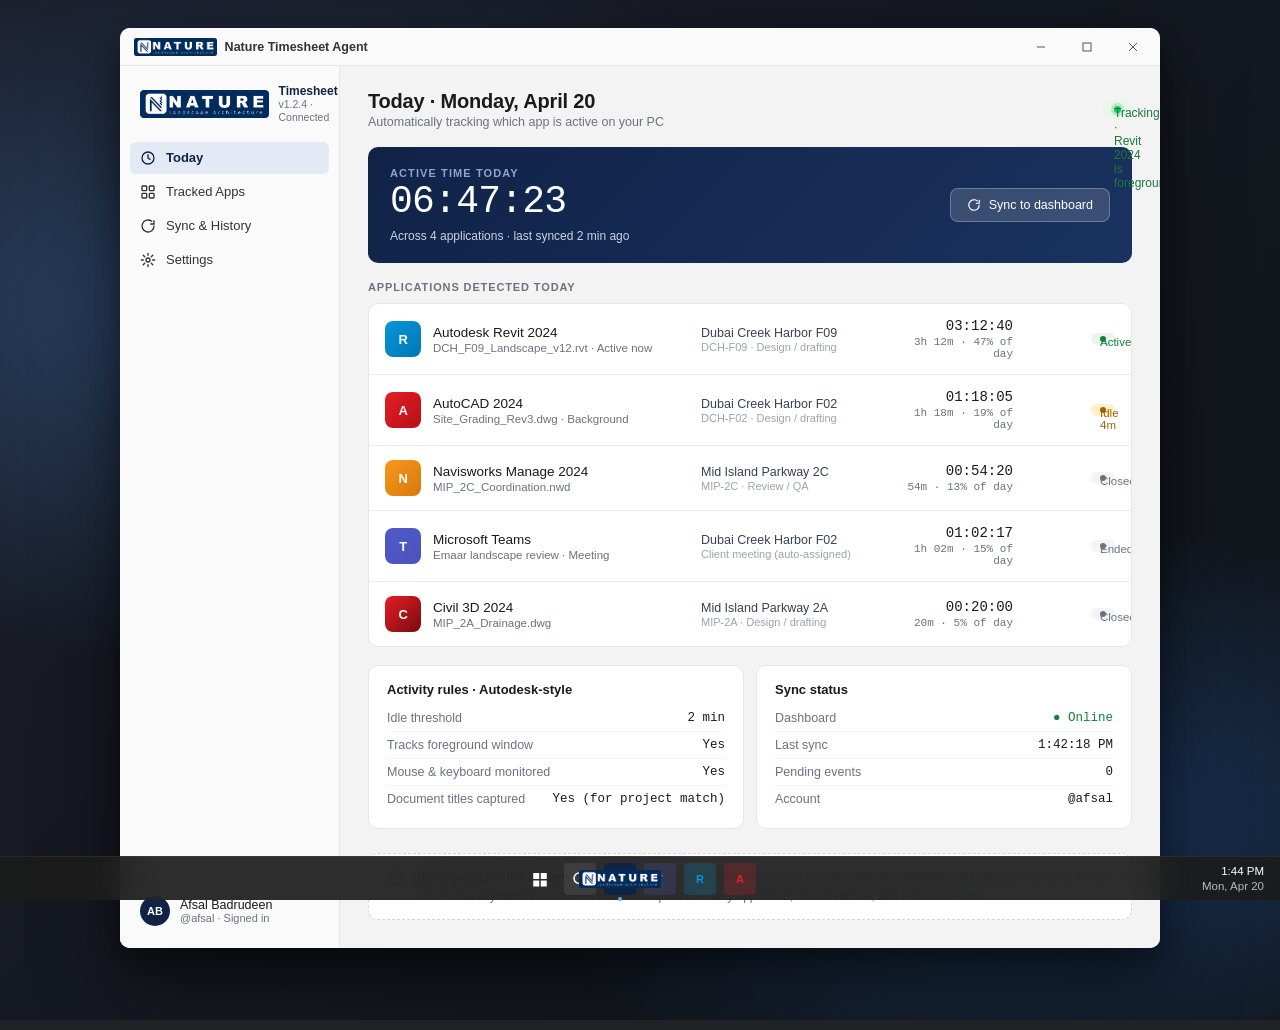
<file: agent.html>
<!doctype html>
<html lang="en">
<head>
<meta charset="utf-8"/>
<meta name="viewport" content="width=1200"/>
<title>Nature Timesheet Agent — Windows</title>
<link rel="stylesheet" href="agent.css"/>
</head>
<body>

<div class="win-desktop">
  <div class="win-window" id="agent-window">

    <!-- Windows titlebar -->
    <div class="win-titlebar">
      <div class="win-title">
        <img src="assets/nature-logo.png" alt=""/>
        Nature Timesheet Agent
      </div>
      <div class="win-buttons">
        <button class="win-btn" title="Minimize">
          <svg width="12" height="12" viewBox="0 0 12 12" fill="none"><path d="M2 6h8" stroke="currentColor" strokeWidth="1"/></svg>
        </button>
        <button class="win-btn" title="Maximize">
          <svg width="12" height="12" viewBox="0 0 12 12" fill="none"><rect x="2" y="2" width="8" height="8" stroke="currentColor" strokeWidth="1" fill="none"/></svg>
        </button>
        <button class="win-btn close" title="Close">
          <svg width="12" height="12" viewBox="0 0 12 12" fill="none"><path d="M2 2l8 8M10 2l-8 8" stroke="currentColor" strokeWidth="1.2"/></svg>
        </button>
      </div>
    </div>

    <div class="agent-layout">

      <!-- Left nav -->
      <nav class="agent-nav">
        <div class="agent-brand">
          <img src="assets/nature-logo.png" alt=""/>
          <div class="txt">Timesheet<span>v1.2.4 · Connected</span></div>
        </div>

        <button class="agent-nav-item active" data-tab="today">
          <svg width="16" height="16" viewBox="0 0 24 24" fill="none" stroke="currentColor" stroke-width="2" stroke-linecap="round"><circle cx="12" cy="12" r="9"/><path d="M12 7v5l3 2"/></svg>
          Today
        </button>
        <button class="agent-nav-item" data-tab="apps">
          <svg width="16" height="16" viewBox="0 0 24 24" fill="none" stroke="currentColor" stroke-width="2" stroke-linecap="round"><rect x="3" y="3" width="7" height="7" rx="1"/><rect x="14" y="3" width="7" height="7" rx="1"/><rect x="3" y="14" width="7" height="7" rx="1"/><rect x="14" y="14" width="7" height="7" rx="1"/></svg>
          Tracked Apps
        </button>
        <button class="agent-nav-item" data-tab="sync">
          <svg width="16" height="16" viewBox="0 0 24 24" fill="none" stroke="currentColor" stroke-width="2" stroke-linecap="round"><path d="M21 12a9 9 0 1 1-3.5-7.1"/><path d="M21 4v5h-5"/></svg>
          Sync &amp; History
        </button>
        <button class="agent-nav-item" data-tab="settings">
          <svg width="16" height="16" viewBox="0 0 24 24" fill="none" stroke="currentColor" stroke-width="2" stroke-linecap="round"><circle cx="12" cy="12" r="3"/><path d="M12 2v3M12 19v3M4.93 4.93l2.12 2.12M16.95 16.95l2.12 2.12M2 12h3M19 12h3M4.93 19.07l2.12-2.12M16.95 7.05l2.12-2.12"/></svg>
          Settings
        </button>

        <div class="agent-auth">
          <div class="av">AB</div>
          <div>
            <div class="n">Afsal Badrudeen</div>
            <div class="r">@afsal · Signed in</div>
          </div>
        </div>
      </nav>

      <!-- Main -->
      <main class="agent-main">

        <!-- TODAY TAB -->
        <section class="tab-panel" data-panel="today">
          <div class="agent-header">
            <div>
              <h1>Today · Monday, April 20</h1>
              <div class="sub">Automatically tracking which app is active on your PC</div>
            </div>
            <span class="agent-status-pill"><span class="dot"/>Tracking · Revit 2024 is foreground</span>
          </div>

          <div class="today-card">
            <div>
              <div class="lbl">Active time today</div>
              <div class="val" id="today-total">06:47:22</div>
              <div class="sub">Across 4 applications · last synced 2 min ago</div>
            </div>
            <button class="sync-btn" id="sync-btn">
              <svg width="14" height="14" viewBox="0 0 24 24" fill="none" stroke="currentColor" stroke-width="2" stroke-linecap="round"><path d="M21 12a9 9 0 1 1-3.5-7.1"/><path d="M21 4v5h-5"/></svg>
              Sync to dashboard
            </button>
          </div>

          <div class="section-label">Applications detected today</div>

          <div class="app-list">
            <div class="app-row">
              <div class="app-icon revit">R</div>
              <div>
                <div class="app-name">Autodesk Revit 2024</div>
                <div class="app-sub">DCH_F09_Landscape_v12.rvt · Active now</div>
              </div>
              <div class="app-project">
                Dubai Creek Harbor F09
                <div class="p-sub">DCH-F09 · Design / drafting</div>
              </div>
              <div class="app-hours">
                03:12:40
                <div class="sub">3h 12m · 47% of day</div>
              </div>
              <span class="app-status active"><span class="d"/>Active</span>
            </div>

            <div class="app-row">
              <div class="app-icon autocad">A</div>
              <div>
                <div class="app-name">AutoCAD 2024</div>
                <div class="app-sub">Site_Grading_Rev3.dwg · Background</div>
              </div>
              <div class="app-project">
                Dubai Creek Harbor F02
                <div class="p-sub">DCH-F02 · Design / drafting</div>
              </div>
              <div class="app-hours">
                01:18:05
                <div class="sub">1h 18m · 19% of day</div>
              </div>
              <span class="app-status idle"><span class="d"/>Idle 4m</span>
            </div>

            <div class="app-row">
              <div class="app-icon navis">N</div>
              <div>
                <div class="app-name">Navisworks Manage 2024</div>
                <div class="app-sub">MIP_2C_Coordination.nwd</div>
              </div>
              <div class="app-project">
                Mid Island Parkway 2C
                <div class="p-sub">MIP-2C · Review / QA</div>
              </div>
              <div class="app-hours">
                00:54:20
                <div class="sub">54m · 13% of day</div>
              </div>
              <span class="app-status closed"><span class="d"/>Closed</span>
            </div>

            <div class="app-row">
              <div class="app-icon teams">T</div>
              <div>
                <div class="app-name">Microsoft Teams</div>
                <div class="app-sub">Emaar landscape review · Meeting</div>
              </div>
              <div class="app-project">
                Dubai Creek Harbor F02
                <div class="p-sub">Client meeting (auto-assigned)</div>
              </div>
              <div class="app-hours">
                01:02:17
                <div class="sub">1h 02m · 15% of day</div>
              </div>
              <span class="app-status closed"><span class="d"/>Ended</span>
            </div>

            <div class="app-row">
              <div class="app-icon civil3d">C</div>
              <div>
                <div class="app-name">Civil 3D 2024</div>
                <div class="app-sub">MIP_2A_Drainage.dwg</div>
              </div>
              <div class="app-project">
                Mid Island Parkway 2A
                <div class="p-sub">MIP-2A · Design / drafting</div>
              </div>
              <div class="app-hours">
                00:20:00
                <div class="sub">20m · 5% of day</div>
              </div>
              <span class="app-status closed"><span class="d"/>Closed</span>
            </div>
          </div>

          <div class="info-grid">
            <div class="info-card">
              <h3>Activity rules · Autodesk-style</h3>
              <div class="kv"><span class="k">Idle threshold</span><span class="v">2 min</span></div>
              <div class="kv"><span class="k">Tracks foreground window</span><span class="v">Yes</span></div>
              <div class="kv"><span class="k">Mouse &amp; keyboard monitored</span><span class="v">Yes</span></div>
              <div class="kv"><span class="k">Document titles captured</span><span class="v">Yes (for project match)</span></div>
            </div>
            <div class="info-card">
              <h3>Sync status</h3>
              <div class="kv"><span class="k">Dashboard</span><span class="v" style="color:#15803d;">● Online</span></div>
              <div class="kv"><span class="k">Last sync</span><span class="v">1:42:18 PM</span></div>
              <div class="kv"><span class="k">Pending events</span><span class="v">0</span></div>
              <div class="kv"><span class="k">Account</span><span class="v">@afsal</span></div>
            </div>
          </div>

          <div class="tray-note">
            <svg width="18" height="18" viewBox="0 0 24 24" fill="none" stroke="#6b7280" stroke-width="2" stroke-linecap="round" style="flex-shrink:0;margin-top:1px;"><circle cx="12" cy="12" r="9"/><path d="M12 8v4M12 16h.01"/></svg>
            <div><b>Runs quietly in the system tray.</b> The agent starts with Windows, tracks only the apps you approve, and pauses when your PC is locked. No keystrokes or screen content is captured — only app name, document title, and focus/idle state.</div>
          </div>
        </section>

        <!-- APPS TAB -->
        <section class="tab-panel" data-panel="apps" style="display:none;">
          <div class="agent-header">
            <div>
              <h1>Tracked applications</h1>
              <div class="sub">Control which apps count toward your timesheet</div>
            </div>
          </div>

          <div class="app-list">
            <div class="toggle-row" style="padding:14px 16px;">
              <div>
                <div class="tlabel">Autodesk Revit (2020 – 2025)</div>
                <div class="tsub">Includes Revit LT · Document title used for project matching</div>
              </div>
              <div class="sw on"></div>
            </div>
            <div class="toggle-row" style="padding:14px 16px; border-top:1px solid #ececec;">
              <div>
                <div class="tlabel">AutoCAD / AutoCAD LT</div>
                <div class="tsub">Includes Architecture and Mechanical toolsets</div>
              </div>
              <div class="sw on"></div>
            </div>
            <div class="toggle-row" style="padding:14px 16px; border-top:1px solid #ececec;">
              <div>
                <div class="tlabel">Navisworks Manage / Freedom</div>
                <div class="tsub">Coordination and clash review</div>
              </div>
              <div class="sw on"></div>
            </div>
            <div class="toggle-row" style="padding:14px 16px; border-top:1px solid #ececec;">
              <div>
                <div class="tlabel">Civil 3D / InfraWorks</div>
                <div class="tsub">Civil engineering toolsets</div>
              </div>
              <div class="sw on"></div>
            </div>
            <div class="toggle-row" style="padding:14px 16px; border-top:1px solid #ececec;">
              <div>
                <div class="tlabel">3ds Max / Maya</div>
                <div class="tsub">Visualization and rendering</div>
              </div>
              <div class="sw on"></div>
            </div>
            <div class="toggle-row" style="padding:14px 16px; border-top:1px solid #ececec;">
              <div>
                <div class="tlabel">Microsoft Teams</div>
                <div class="tsub">Meeting time auto-logs as "Client meeting"</div>
              </div>
              <div class="sw on"></div>
            </div>
            <div class="toggle-row" style="padding:14px 16px; border-top:1px solid #ececec;">
              <div>
                <div class="tlabel">Microsoft Outlook</div>
                <div class="tsub">Email and calendar — off by default</div>
              </div>
              <div class="sw"></div>
            </div>
            <div class="toggle-row" style="padding:14px 16px; border-top:1px solid #ececec;">
              <div>
                <div class="tlabel">Word / Excel / PowerPoint</div>
                <div class="tsub">Documents, reports, specs</div>
              </div>
              <div class="sw on"></div>
            </div>
            <div class="toggle-row" style="padding:14px 16px; border-top:1px solid #ececec;">
              <div>
                <div class="tlabel">Browsers (Chrome / Edge)</div>
                <div class="tsub">Only logs tabs matching configured project domains</div>
              </div>
              <div class="sw"></div>
            </div>
          </div>

          <div class="tray-note">
            <svg width="18" height="18" viewBox="0 0 24 24" fill="none" stroke="#6b7280" stroke-width="2" stroke-linecap="round" style="flex-shrink:0;margin-top:1px;"><path d="M12 2l3 7h7l-5.5 4.5L18 21l-6-4-6 4 1.5-7.5L2 9h7z"/></svg>
            <div>Admin can add more tracked apps from the online dashboard → <b>Users &amp; access → App rules</b>.</div>
          </div>
        </section>

        <!-- SYNC TAB -->
        <section class="tab-panel" data-panel="sync" style="display:none;">
          <div class="agent-header">
            <div>
              <h1>Sync &amp; history</h1>
              <div class="sub">Connection to the online dashboard · past 7 days</div>
            </div>
            <span class="agent-status-pill"><span class="dot"/>Online</span>
          </div>

          <div class="info-grid">
            <div class="info-card">
              <h3>Connection</h3>
              <div class="kv"><span class="k">Dashboard URL</span><span class="v">timesheet.naturela.ae</span></div>
              <div class="kv"><span class="k">Account</span><span class="v">@afsal</span></div>
              <div class="kv"><span class="k">Machine</span><span class="v">NLA-WS-07</span></div>
              <div class="kv"><span class="k">Agent version</span><span class="v">1.2.4</span></div>
            </div>
            <div class="info-card">
              <h3>Sync queue</h3>
              <div class="kv"><span class="k">Last sync</span><span class="v">1:42:18 PM today</span></div>
              <div class="kv"><span class="k">Next scheduled</span><span class="v">2:00:00 PM</span></div>
              <div class="kv"><span class="k">Pending events</span><span class="v">0</span></div>
              <div class="kv"><span class="k">Offline buffer</span><span class="v">0 MB / 50 MB</span></div>
            </div>
          </div>

          <div class="section-label">Recent sync history</div>
          <div class="app-list">
            <div class="app-row" style="grid-template-columns: 8px 1fr 120px 100px;">
              <div style="width:8px;height:8px;border-radius:50%;background:#22c55e;"></div>
              <div><div class="app-name">Synced 38 events · 42.5 hrs week-to-date</div><div class="app-sub">Mon 1:42 PM · Revit, AutoCAD, Teams</div></div>
              <div class="app-project">Success</div>
              <div class="app-hours" style="text-align:right;">1:42 PM</div>
            </div>
            <div class="app-row" style="grid-template-columns: 8px 1fr 120px 100px;">
              <div style="width:8px;height:8px;border-radius:50%;background:#22c55e;"></div>
              <div><div class="app-name">Synced 24 events · 6h 12m morning session</div><div class="app-sub">Mon 12:00 PM</div></div>
              <div class="app-project">Success</div>
              <div class="app-hours" style="text-align:right;">12:00 PM</div>
            </div>
            <div class="app-row" style="grid-template-columns: 8px 1fr 120px 100px;">
              <div style="width:8px;height:8px;border-radius:50%;background:#22c55e;"></div>
              <div><div class="app-name">Synced 41 events · Friday daily total 7.5 hrs</div><div class="app-sub">Fri 6:04 PM</div></div>
              <div class="app-project">Success</div>
              <div class="app-hours" style="text-align:right;">Apr 17</div>
            </div>
            <div class="app-row" style="grid-template-columns: 8px 1fr 120px 100px;">
              <div style="width:8px;height:8px;border-radius:50%;background:#f59e0b;"></div>
              <div><div class="app-name">Buffered 12 events · network offline</div><div class="app-sub">Thu 2:22 PM — flushed automatically at 2:31 PM</div></div>
              <div class="app-project">Buffered → Synced</div>
              <div class="app-hours" style="text-align:right;">Apr 16</div>
            </div>
          </div>
        </section>

        <!-- SETTINGS TAB -->
        <section class="tab-panel" data-panel="settings" style="display:none;">
          <div class="agent-header">
            <div>
              <h1>Settings</h1>
              <div class="sub">Agent preferences on this PC</div>
            </div>
          </div>

          <div class="info-card" style="margin-bottom:12px;">
            <h3>Tracking</h3>
            <div class="toggle-row">
              <div>
                <div class="tlabel">Auto-start with Windows</div>
                <div class="tsub">Runs silently in the system tray on boot</div>
              </div>
              <div class="sw on"></div>
            </div>
            <div class="toggle-row">
              <div>
                <div class="tlabel">Pause when PC is locked</div>
                <div class="tsub">Timer stops the moment Win+L is pressed</div>
              </div>
              <div class="sw on"></div>
            </div>
            <div class="toggle-row">
              <div>
                <div class="tlabel">Idle detection (2 min threshold)</div>
                <div class="tsub">Same behavior as Revit's inactivity timer</div>
              </div>
              <div class="sw on"></div>
            </div>
            <div class="toggle-row">
              <div>
                <div class="tlabel">Capture document titles</div>
                <div class="tsub">Matches open files to projects automatically</div>
              </div>
              <div class="sw on"></div>
            </div>
          </div>

          <div class="info-card" style="margin-bottom:12px;">
            <h3>Privacy</h3>
            <div class="toggle-row">
              <div>
                <div class="tlabel">Capture keystrokes or screen content</div>
                <div class="tsub">Never. The agent cannot do this and never will.</div>
              </div>
              <div class="sw" style="opacity:0.4;pointer-events:none;"></div>
            </div>
            <div class="toggle-row">
              <div>
                <div class="tlabel">Daily summary email</div>
                <div class="tsub">Get a 6pm recap of your tracked time</div>
              </div>
              <div class="sw on"></div>
            </div>
          </div>

          <div class="info-card">
            <h3>About</h3>
            <div class="kv"><span class="k">Agent version</span><span class="v">1.2.4 (Apr 2026)</span></div>
            <div class="kv"><span class="k">Platform</span><span class="v">Windows 10 / 11 (x64)</span></div>
            <div class="kv"><span class="k">Installer size</span><span class="v">42 MB</span></div>
            <div class="kv"><span class="k">Auto-update channel</span><span class="v">Stable</span></div>
            <div class="kv"><span class="k">License</span><span class="v">NLA studio (seat 07 of 20)</span></div>
          </div>

          <div style="margin-top:16px; display:flex; gap:10px;">
            <button style="padding:9px 16px; border:1px solid #d1d5db; background:#fff; border-radius:7px; font-size:12.5px; cursor:pointer; font-family:inherit;">Check for updates</button>
            <button style="padding:9px 16px; border:1px solid #d1d5db; background:#fff; border-radius:7px; font-size:12.5px; cursor:pointer; font-family:inherit;">Open log folder</button>
            <button style="padding:9px 16px; border:1px solid #d1d5db; background:#fff; color:#b91c1c; border-radius:7px; font-size:12.5px; cursor:pointer; font-family:inherit;">Sign out</button>
          </div>
        </section>

      </main>
    </div>
  </div>
</div>

<!-- Mock Windows taskbar -->
<div class="win-taskbar">
  <div class="tb-icon" style="background:transparent;">
    <svg width="18" height="18" viewBox="0 0 24 24" fill="#fff"><path d="M3 4h8v8H3zM13 4h8v8h-8zM3 14h8v8H3zM13 14h8v8h-8z"/></svg>
  </div>
  <div class="tb-icon">
    <svg width="18" height="18" viewBox="0 0 24 24" fill="none" stroke="#fff" stroke-width="2" stroke-linecap="round"><circle cx="11" cy="11" r="7"/><path d="M20 20l-3.5-3.5"/></svg>
  </div>
  <div class="tb-icon nla" title="Nature Timesheet Agent">
    <img src="assets/nature-logo.png" style="height:18px;"/>
  </div>
  <div class="tb-icon" style="color:#5059c9;background:rgba(80,89,201,0.2);">T</div>
  <div class="tb-icon" style="color:#0696d7;background:rgba(6,150,215,0.2);">R</div>
  <div class="tb-icon" style="color:#e51e25;background:rgba(229,30,37,0.2);">A</div>
  <div class="tb-clock">
    <div>1:44 PM</div>
    <div style="color:#bbb;">Mon, Apr 20</div>
  </div>
</div>

<script>
// Tab switching
document.querySelectorAll('.agent-nav-item').forEach(btn => {
  btn.addEventListener('click', () => {
    document.querySelectorAll('.agent-nav-item').forEach(b => b.classList.remove('active'));
    btn.classList.add('active');
    const tab = btn.dataset.tab;
    document.querySelectorAll('.tab-panel').forEach(p => {
      p.style.display = p.dataset.panel === tab ? 'block' : 'none';
    });
  });
});

// Toggle switches
document.querySelectorAll('.sw').forEach(sw => {
  sw.addEventListener('click', () => {
    if (sw.style.opacity === '0.4') return;
    sw.classList.toggle('on');
  });
});

// Live ticking counter on "today" tab
let total = 6 * 3600 + 47 * 60 + 22;
const tEl = document.getElementById('today-total');
setInterval(() => {
  total++;
  const h = Math.floor(total / 3600);
  const m = Math.floor((total % 3600) / 60);
  const s = total % 60;
  tEl.textContent = `${String(h).padStart(2,'0')}:${String(m).padStart(2,'0')}:${String(s).padStart(2,'0')}`;
}, 1000);

// Sync button animation
document.getElementById('sync-btn').addEventListener('click', (e) => {
  const btn = e.currentTarget;
  const orig = btn.innerHTML;
  btn.innerHTML = '<span style="display:inline-block;animation:spin 0.8s linear infinite;">↻</span> Syncing...';
  setTimeout(() => { btn.innerHTML = '✓ Synced just now'; }, 900);
  setTimeout(() => { btn.innerHTML = orig; }, 2400);
});
</script>

<style>
@keyframes spin { to { transform: rotate(360deg); } }
</style>

</body>
</html>
</file>
<file: agent.css>
/* Windows desktop agent — styled as a real Windows 11 app window */

* { box-sizing: border-box; }
html, body {
  margin: 0; padding: 0;
  font-family: 'Segoe UI', 'Segoe UI Variable', -apple-system, sans-serif;
  background: #202225;
  min-height: 100vh;
  color: #1a1a1a;
  -webkit-font-smoothing: antialiased;
}

/* Fake Windows desktop wallpaper */
.win-desktop {
  min-height: 100vh;
  padding: 28px 28px 72px;
  background:
    radial-gradient(1200px 600px at 20% 30%, #2a4365 0%, transparent 60%),
    radial-gradient(900px 500px at 80% 80%, #1a365d 0%, transparent 60%),
    linear-gradient(135deg, #1a1d29 0%, #0f1419 100%);
  display: flex;
  align-items: flex-start;
  justify-content: center;
}

/* Window chrome */
.win-window {
  width: 1040px;
  max-width: 100%;
  background: #f3f3f3;
  border-radius: 10px;
  box-shadow:
    0 30px 80px rgba(0,0,0,0.5),
    0 12px 24px rgba(0,0,0,0.3);
  overflow: hidden;
}
.win-titlebar {
  display: flex;
  align-items: center;
  height: 38px;
  background: #fafafa;
  border-bottom: 1px solid #e6e6e6;
  padding: 0 4px 0 14px;
  -webkit-app-region: drag;
}
.win-title {
  display: flex;
  align-items: center;
  gap: 8px;
  font-size: 12.5px;
  font-weight: 600;
  color: #333;
  flex: 1;
}
.win-title img { height: 18px; }
.win-buttons { display: flex; }
.win-btn {
  width: 46px; height: 38px;
  display: flex; align-items: center; justify-content: center;
  cursor: pointer;
  border: 0;
  background: transparent;
  color: #555;
}
.win-btn:hover { background: #e6e6e6; }
.win-btn.close:hover { background: #e81123; color: #fff; }

/* Agent layout */
.agent-layout {
  display: grid;
  grid-template-columns: 220px 1fr;
  background: #f3f3f3;
  min-height: 560px;
}

.agent-nav {
  background: #fafafa;
  border-right: 1px solid #e6e6e6;
  padding: 14px 10px;
  display: flex;
  flex-direction: column;
  gap: 2px;
  min-height: 100%;
}
.agent-brand {
  display: flex;
  align-items: center;
  gap: 10px;
  padding: 4px 10px 16px;
}
.agent-brand img { height: 28px; }
.agent-brand .txt {
  font-size: 12px;
  font-weight: 600;
  line-height: 1.2;
  color: #102347;
}
.agent-brand .txt span {
  display: block;
  font-weight: 400;
  color: #6b7280;
  font-size: 10.5px;
}

.agent-nav-item {
  display: flex;
  align-items: center;
  gap: 10px;
  padding: 8px 10px;
  border-radius: 6px;
  font-size: 13px;
  color: #333;
  cursor: pointer;
  border: 0;
  background: transparent;
  text-align: left;
  font-family: inherit;
}
.agent-nav-item:hover { background: #ececec; }
.agent-nav-item.active {
  background: #e3eaf6;
  color: #102347;
  font-weight: 600;
}

.agent-main {
  padding: 24px 28px 28px;
  overflow-y: auto;
}

.agent-header {
  display: flex;
  align-items: center;
  justify-content: space-between;
  margin-bottom: 18px;
}
.agent-header h1 {
  margin: 0;
  font-size: 20px;
  font-weight: 600;
  letter-spacing: -0.01em;
  color: #1a1a1a;
}
.agent-header .sub {
  font-size: 12.5px;
  color: #6b7280;
  margin-top: 2px;
}

.agent-status-pill {
  display: inline-flex;
  align-items: center;
  gap: 8px;
  padding: 5px 11px;
  background: #e8f5ea;
  color: #1a7a3a;
  border-radius: 999px;
  font-size: 12px;
  font-weight: 500;
}
.agent-status-pill .dot {
  width: 7px; height: 7px; border-radius: 50%;
  background: #22c55e;
  box-shadow: 0 0 0 3px rgba(34, 197, 94, 0.25);
  animation: pulse 2s ease-in-out infinite;
}
@keyframes pulse {
  0%, 100% { transform: scale(1); }
  50% { transform: scale(1.3); opacity: 0.6; }
}

/* Today total card */
.today-card {
  background: linear-gradient(135deg, #102347 0%, #1a3260 100%);
  color: #fff;
  border-radius: 10px;
  padding: 20px 22px;
  display: grid;
  grid-template-columns: 1fr auto;
  gap: 20px;
  align-items: center;
  margin-bottom: 18px;
}
.today-card .lbl {
  font-size: 11px;
  letter-spacing: 0.1em;
  text-transform: uppercase;
  color: #8ea4cc;
  font-weight: 600;
  margin-bottom: 4px;
}
.today-card .val {
  font-family: 'Consolas', 'Cascadia Mono', monospace;
  font-size: 38px;
  font-weight: 500;
  letter-spacing: -0.02em;
  line-height: 1;
}
.today-card .sub {
  font-size: 12px;
  color: #c9d3e6;
  margin-top: 8px;
}
.today-card .sync-btn {
  background: rgba(255,255,255,0.15);
  color: #fff;
  border: 1px solid rgba(255,255,255,0.25);
  border-radius: 8px;
  padding: 9px 16px;
  font-size: 12.5px;
  font-weight: 500;
  cursor: pointer;
  display: inline-flex;
  align-items: center;
  gap: 8px;
  font-family: inherit;
}
.today-card .sync-btn:hover { background: rgba(255,255,255,0.22); }

/* App list */
.section-label {
  font-size: 11px;
  font-weight: 600;
  text-transform: uppercase;
  letter-spacing: 0.08em;
  color: #6b7280;
  margin: 18px 0 10px;
}

.app-list {
  background: #fff;
  border: 1px solid #e6e6e6;
  border-radius: 10px;
  overflow: hidden;
}
.app-row {
  display: grid;
  grid-template-columns: 36px minmax(0, 1fr) minmax(140px, 180px) 120px 90px;
  gap: 12px;
  align-items: center;
  padding: 14px 16px;
  border-top: 1px solid #ececec;
}
.app-row .app-name, .app-row .app-sub, .app-row .app-project, .app-row .p-sub {
  overflow: hidden; text-overflow: ellipsis; white-space: nowrap;
}
.app-row:first-child { border-top: 0; }
.app-row:hover { background: #fafbfc; }

.app-icon {
  width: 36px; height: 36px;
  border-radius: 8px;
  display: flex; align-items: center; justify-content: center;
  font-weight: 700;
  font-size: 13px;
  color: #fff;
  letter-spacing: -0.02em;
}
.app-icon.revit { background: linear-gradient(135deg, #0696d7 0%, #0077b5 100%); }
.app-icon.autocad { background: linear-gradient(135deg, #e51e25 0%, #b81016 100%); }
.app-icon.navis { background: linear-gradient(135deg, #f7981d 0%, #d8780a 100%); }
.app-icon.teams { background: linear-gradient(135deg, #5059c9 0%, #4b53bc 100%); }
.app-icon.civil3d { background: linear-gradient(135deg, #e51e25 0%, #7a0a0e 100%); }
.app-icon.office { background: linear-gradient(135deg, #d93025 0%, #a6261c 100%); }

.app-name { font-size: 13.5px; font-weight: 500; color: #1a1a1a; }
.app-sub { font-size: 11.5px; color: #6b7280; margin-top: 2px; }

.app-project { font-size: 12.5px; color: #374151; }
.app-project .p-sub { font-size: 11px; color: #9ca3af; margin-top: 1px; }

.app-hours {
  font-family: 'Consolas', 'Cascadia Mono', monospace;
  font-size: 14px;
  font-weight: 500;
  color: #1a1a1a;
  text-align: right;
}
.app-hours .sub {
  font-size: 11px;
  color: #6b7280;
  margin-top: 2px;
  font-family: inherit;
  font-weight: 400;
}

.app-status {
  display: inline-flex;
  align-items: center;
  gap: 6px;
  padding: 3px 9px;
  border-radius: 999px;
  font-size: 11.5px;
  font-weight: 500;
  justify-self: end;
}
.app-status.active { background: #e8f5ea; color: #15803d; }
.app-status.idle { background: #fef3c7; color: #a16207; }
.app-status.closed { background: #f3f4f6; color: #6b7280; }
.app-status .d {
  width: 6px; height: 6px; border-radius: 50%;
  background: currentColor;
}

/* Sync/settings rows */
.info-grid {
  display: grid;
  grid-template-columns: 1fr 1fr;
  gap: 12px;
  margin-top: 18px;
}
.info-card {
  background: #fff;
  border: 1px solid #e6e6e6;
  border-radius: 10px;
  padding: 16px 18px;
}
.info-card h3 {
  margin: 0 0 8px;
  font-size: 13px;
  font-weight: 600;
  color: #1a1a1a;
}
.info-card .kv {
  display: flex;
  justify-content: space-between;
  padding: 6px 0;
  font-size: 12.5px;
  border-bottom: 1px solid #f3f4f6;
}
.info-card .kv:last-child { border-bottom: 0; }
.info-card .kv .k { color: #6b7280; }
.info-card .kv .v { color: #1a1a1a; font-weight: 500; font-family: 'Consolas', monospace; }

/* Settings toggles */
.toggle-row {
  display: flex;
  align-items: center;
  justify-content: space-between;
  padding: 12px 0;
  font-size: 13px;
  border-bottom: 1px solid #f3f4f6;
}
.toggle-row:last-child { border-bottom: 0; }
.toggle-row .tlabel { color: #1a1a1a; font-weight: 500; }
.toggle-row .tsub { font-size: 11.5px; color: #6b7280; margin-top: 2px; }
.sw {
  position: relative;
  width: 34px; height: 20px;
  background: #d1d5db; border-radius: 999px;
  cursor: pointer; transition: background 0.15s;
  flex-shrink: 0;
}
.sw.on { background: #102347; }
.sw::after {
  content: ''; position: absolute; top: 2px; left: 2px;
  width: 16px; height: 16px; background: #fff;
  border-radius: 50%; transition: transform 0.15s;
  box-shadow: 0 1px 2px rgba(0,0,0,0.2);
}
.sw.on::after { transform: translateX(14px); }

/* System tray tooltip */
.tray-note {
  margin-top: 24px;
  padding: 14px 18px;
  background: #fff;
  border: 1px dashed #d1d5db;
  border-radius: 10px;
  font-size: 12px;
  color: #6b7280;
  line-height: 1.55;
  display: flex;
  align-items: flex-start;
  gap: 12px;
}
.tray-note b { color: #1a1a1a; }

/* Taskbar (visual only) */
.win-taskbar {
  position: fixed;
  bottom: 0; left: 0; right: 0;
  height: 44px;
  background: rgba(28, 28, 28, 0.92);
  backdrop-filter: blur(20px);
  border-top: 1px solid rgba(255,255,255,0.06);
  display: flex;
  align-items: center;
  justify-content: center;
  gap: 8px;
  z-index: 10;
}
.tb-icon {
  width: 32px; height: 32px;
  border-radius: 4px;
  background: rgba(255,255,255,0.08);
  display: flex; align-items: center; justify-content: center;
  color: #fff;
  font-size: 11px;
  font-weight: 600;
}
.tb-icon.nla {
  background: #102347;
  position: relative;
}
.tb-icon.nla::after {
  content: '';
  position: absolute;
  bottom: -6px; left: 50%;
  transform: translateX(-50%);
  width: 4px; height: 4px;
  border-radius: 50%;
  background: #60a5fa;
}

.tb-clock {
  position: absolute;
  right: 16px;
  color: #fff;
  font-size: 11.5px;
  text-align: right;
  line-height: 1.3;
}

/* Install landing hero */
.install-banner {
  display: flex;
  align-items: center;
  gap: 14px;
  padding: 14px 18px;
  background: linear-gradient(135deg, #102347 0%, #1a3260 100%);
  color: #fff;
  border-radius: 10px;
  margin-bottom: 16px;
}
.install-banner .icon {
  width: 40px; height: 40px; border-radius: 8px;
  background: rgba(255,255,255,0.15);
  display: flex; align-items: center; justify-content: center;
}
.install-banner .txt { flex: 1; font-size: 13px; }
.install-banner .txt b { display: block; font-size: 13.5px; margin-bottom: 2px; }
.install-banner .txt span { color: #c9d3e6; font-size: 12px; }
.install-banner button {
  background: #fff; color: #102347;
  border: 0; border-radius: 7px;
  padding: 8px 16px;
  font-size: 12.5px; font-weight: 600;
  cursor: pointer;
  font-family: inherit;
}

/* Login link */
.agent-auth {
  display: flex; align-items: center; gap: 10px;
  padding: 8px 10px;
  margin-top: auto;
  border-top: 1px solid #ececec;
  padding-top: 12px;
}
.agent-auth .av {
  width: 30px; height: 30px; border-radius: 50%;
  background: #102347; color: #fff;
  display: flex; align-items: center; justify-content: center;
  font-size: 11px; font-weight: 600;
}
.agent-auth .n { font-size: 12.5px; font-weight: 500; color: #1a1a1a; }
.agent-auth .r { font-size: 11px; color: #6b7280; }
</file>
